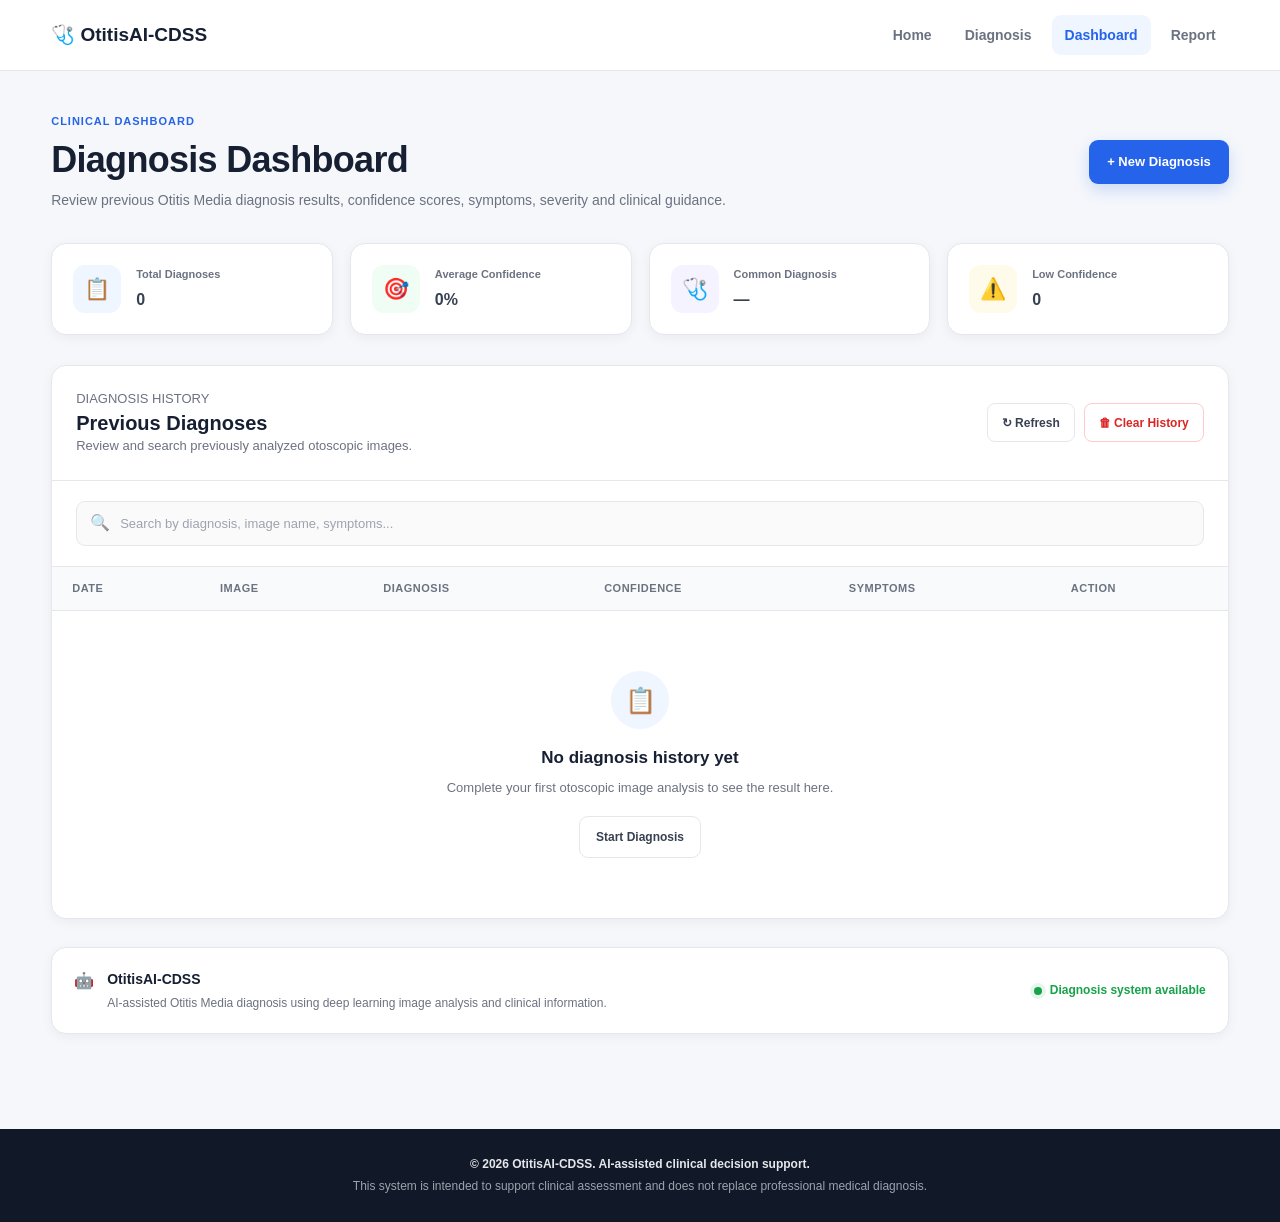
<file: frontend/dashboard.html>
<!DOCTYPE html>
<html lang="en">
<head>
    <meta charset="UTF-8">
    <meta name="viewport" content="width=device-width, initial-scale=1.0">

    <title>Dashboard | OtitisAI-CDSS</title>

    <link rel="stylesheet" href="dashboard.css">
</head>

<body>

    <!-- =========================
         NAVBAR
    ========================== -->
    <header class="navbar">
        <div class="navbar-container">

            <a href="index.html" class="logo">
                🩺 OtitisAI-CDSS
            </a>

            <nav class="nav-links">
                <a href="index.html">Home</a>
                <a href="app.html">Diagnosis</a>
                <a href="dashboard.html" class="active">Dashboard</a>
                <a href="report.html">Report</a>
            </nav>

        </div>
    </header>


    <!-- =========================
         MAIN DASHBOARD
    ========================== -->
    <main class="dashboard-container">

        <!-- Dashboard Header -->
        <section class="dashboard-header">

            <div>
                <p class="eyebrow">CLINICAL DASHBOARD</p>

                <h1>Diagnosis Dashboard</h1>

                <p class="dashboard-description">
                    Review previous Otitis Media diagnosis results,
                    confidence scores, symptoms, severity and clinical guidance.
                </p>
            </div>

            <a href="app.html" class="new-diagnosis-button">
                + New Diagnosis
            </a>

        </section>


        <!-- =========================
             STATISTICS
        ========================== -->
        <section class="stats-grid">

            <!-- Total Diagnoses -->
            <div class="stat-card">
                <div class="stat-icon">
                    📋
                </div>

                <div class="stat-content">
                    <span class="stat-label">
                        Total Diagnoses
                    </span>

                    <strong id="totalDiagnoses">
                        0
                    </strong>
                </div>
            </div>


            <!-- Average Confidence -->
            <div class="stat-card">
                <div class="stat-icon">
                    🎯
                </div>

                <div class="stat-content">
                    <span class="stat-label">
                        Average Confidence
                    </span>

                    <strong id="averageConfidence">
                        0%
                    </strong>
                </div>
            </div>


            <!-- Common Diagnosis -->
            <div class="stat-card">
                <div class="stat-icon">
                    🩺
                </div>

                <div class="stat-content">
                    <span class="stat-label">
                        Common Diagnosis
                    </span>

                    <strong id="commonDiagnosis">
                        —
                    </strong>
                </div>
            </div>


            <!-- Low Confidence -->
            <div class="stat-card">
                <div class="stat-icon">
                    ⚠️
                </div>

                <div class="stat-content">
                    <span class="stat-label">
                        Low Confidence
                    </span>

                    <strong id="lowConfidenceCount">
                        0
                    </strong>
                </div>
            </div>

        </section>


        <!-- =========================
             DIAGNOSIS HISTORY
        ========================== -->
        <section class="history-section">

            <div class="section-header">

                <div>
                    <p class="section-eyebrow">
                        DIAGNOSIS HISTORY
                    </p>

                    <h2>Previous Diagnoses</h2>

                    <p>
                        Review and search previously analyzed otoscopic images.
                    </p>
                </div>


                <div class="history-actions">

                    <button
                        id="refreshButton"
                        class="secondary-button"
                        type="button">
                        ↻ Refresh
                    </button>

                    <button
                        id="clearHistoryButton"
                        class="danger-button"
                        type="button">
                        🗑 Clear History
                    </button>

                </div>

            </div>


            <!-- Search -->
            <div class="search-bar">

                <span class="search-icon">
                    🔍
                </span>

                <input
                    type="search"
                    id="searchInput"
                    placeholder="Search by diagnosis, image name, symptoms..."
                    autocomplete="off"
                >

            </div>


            <!-- =========================
                 HISTORY TABLE
            ========================== -->
            <div class="table-container">

                <table class="diagnosis-table">

                    <thead>
                        <tr>
                            <th>Date</th>
                            <th>Image</th>
                            <th>Diagnosis</th>
                            <th>Confidence</th>
                            <th>Symptoms</th>
                            <th>Action</th>
                        </tr>
                    </thead>

                    <tbody id="diagnosisTableBody">
                        <!-- Diagnosis records inserted by dashboard.js -->
                    </tbody>

                </table>

            </div>


            <!-- Empty State -->
            <div
                id="emptyState"
                class="empty-state"
                style="display: none;">

                <div class="empty-icon">
                    📋
                </div>

                <h3>No diagnosis history yet</h3>

                <p>
                    Complete your first otoscopic image analysis
                    to see the result here.
                </p>

                <a
                    href="app.html"
                    class="secondary-link-button">
                    Start Diagnosis
                </a>

            </div>


            <!-- No Search Results -->
            <div
                id="noSearchResults"
                class="empty-state"
                style="display: none;">

                <div class="empty-icon">
                    🔍
                </div>

                <h3>No matching results</h3>

                <p>
                    Try another diagnosis name, image filename,
                    symptom or keyword.
                </p>

            </div>

        </section>


        <!-- =========================
             DIAGNOSIS DETAILS
        ========================== -->
        <section
            id="detailsSection"
            class="details-section"
            style="display: none;">

            <div class="details-header">

                <div>
                    <p class="section-eyebrow">
                        DIAGNOSIS DETAILS
                    </p>

                    <h2>Diagnosis Information</h2>
                </div>

                <button
                    id="closeDetailsButton"
                    class="secondary-button"
                    type="button">
                    ✕ Close
                </button>

            </div>


            <!-- Diagnosis Summary -->
            <div class="diagnosis-summary">

                <div class="summary-card">

                    <span class="summary-label">
                        Diagnosis
                    </span>

                    <strong id="detailDiagnosis">
                        —
                    </strong>

                </div>


                <div class="summary-card">

                    <span class="summary-label">
                        Confidence
                    </span>

                    <strong id="detailConfidence">
                        —
                    </strong>

                </div>


                <div class="summary-card">

                    <span class="summary-label">
                        Date
                    </span>

                    <strong id="detailDate">
                        —
                    </strong>

                </div>

            </div>


            <!-- Patient / Image Details -->
            <div class="detail-grid">

                <div class="detail-item">
                    <span>Patient Age</span>
                    <strong id="detailAge">—</strong>
                </div>

                <div class="detail-item">
                    <span>Symptom Duration</span>
                    <strong id="detailDuration">—</strong>
                </div>

                <div class="detail-item">
                    <span>Image Filename</span>
                    <strong id="detailFilename">—</strong>
                </div>

            </div>


            <!-- Symptoms -->
            <div class="detail-list-card">

                <h3>Symptoms</h3>

                <div id="detailSymptoms">
                    —
                </div>

            </div>


            <!-- Recommendations -->
            <div class="detail-list-card">

                <h3>Recommendations</h3>

                <ul id="detailRecommendations">
                    <li>—</li>
                </ul>

            </div>


            <!-- Precautions -->
            <div class="detail-list-card">

                <h3>Precautions</h3>

                <ul id="detailPrecautions">
                    <li>—</li>
                </ul>

            </div>


            <!-- When To Seek Care -->
            <div class="detail-list-card">

                <h3>When to Seek Medical Care</h3>

                <ul id="detailSeekCare">
                    <li>—</li>
                </ul>

            </div>


            <!-- Urgency -->
            <div class="detail-urgency">

                <span class="urgency-label">
                    Clinical Guidance
                </span>

                <strong id="detailUrgency">
                    —
                </strong>

            </div>


            <!-- Actions -->
            <div class="details-actions">

                <button
                    id="viewReportButton"
                    class="report-button"
                    type="button">
                    📄 View Full Report
                </button>

                <a
                    href="app.html"
                    class="secondary-link-button">
                    + New Diagnosis
                </a>

            </div>

        </section>


        <!-- =========================
             SYSTEM INFORMATION
        ========================== -->
        <section class="system-info">

            <div class="system-card">

                <div class="system-icon">
                    🤖
                </div>

                <div>
                    <h3>OtitisAI-CDSS</h3>

                    <p>
                        AI-assisted Otitis Media diagnosis using
                        deep learning image analysis and clinical
                        information.
                    </p>
                </div>

            </div>


            <div class="system-status">

                <span class="status-dot"></span>

                <span>
                    Diagnosis system available
                </span>

            </div>

        </section>

    </main>


    <!-- =========================
         FOOTER
    ========================== -->
    <footer class="footer">

        <p>
            © 2026 OtitisAI-CDSS.
            AI-assisted clinical decision support.
        </p>

        <p class="footer-note">
            This system is intended to support clinical assessment
            and does not replace professional medical diagnosis.
        </p>

    </footer>


    <!-- Dashboard JavaScript -->
    <script src="dashboard.js"></script>

</body>
</html>
</file>
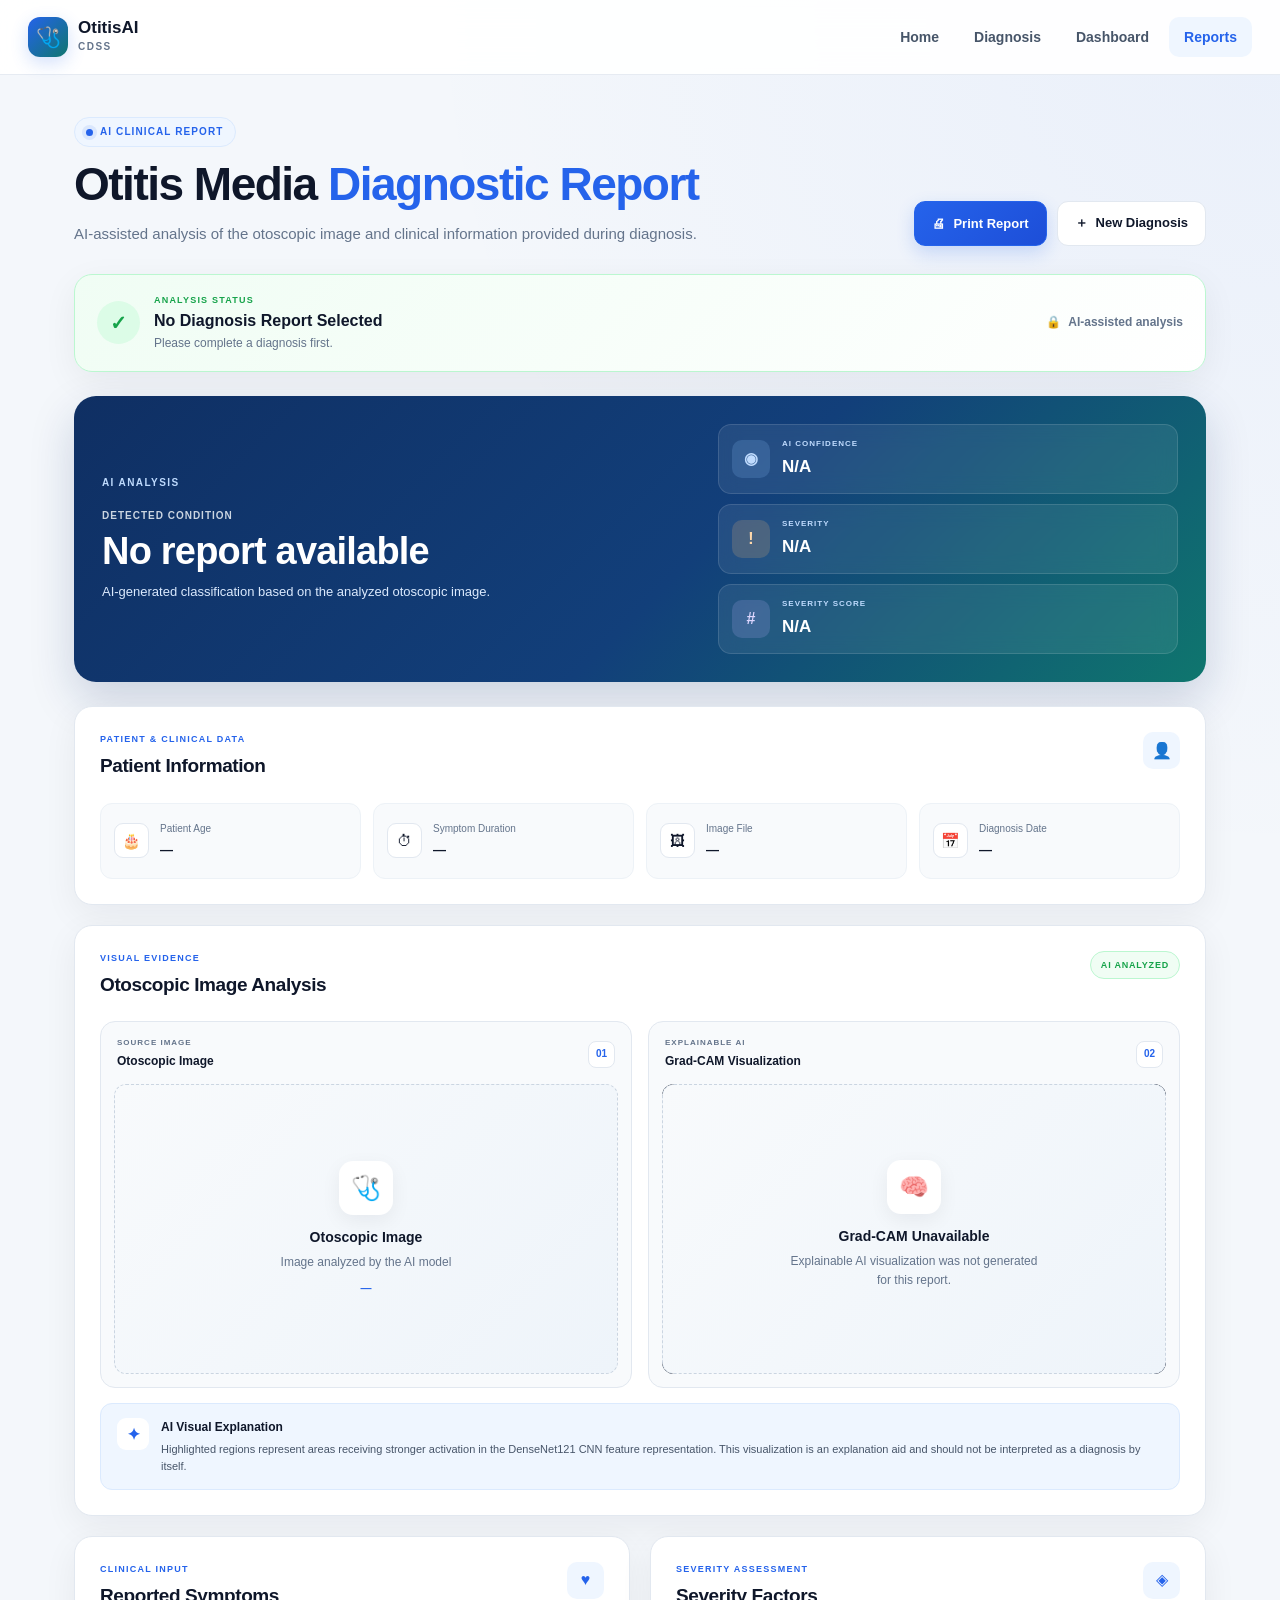
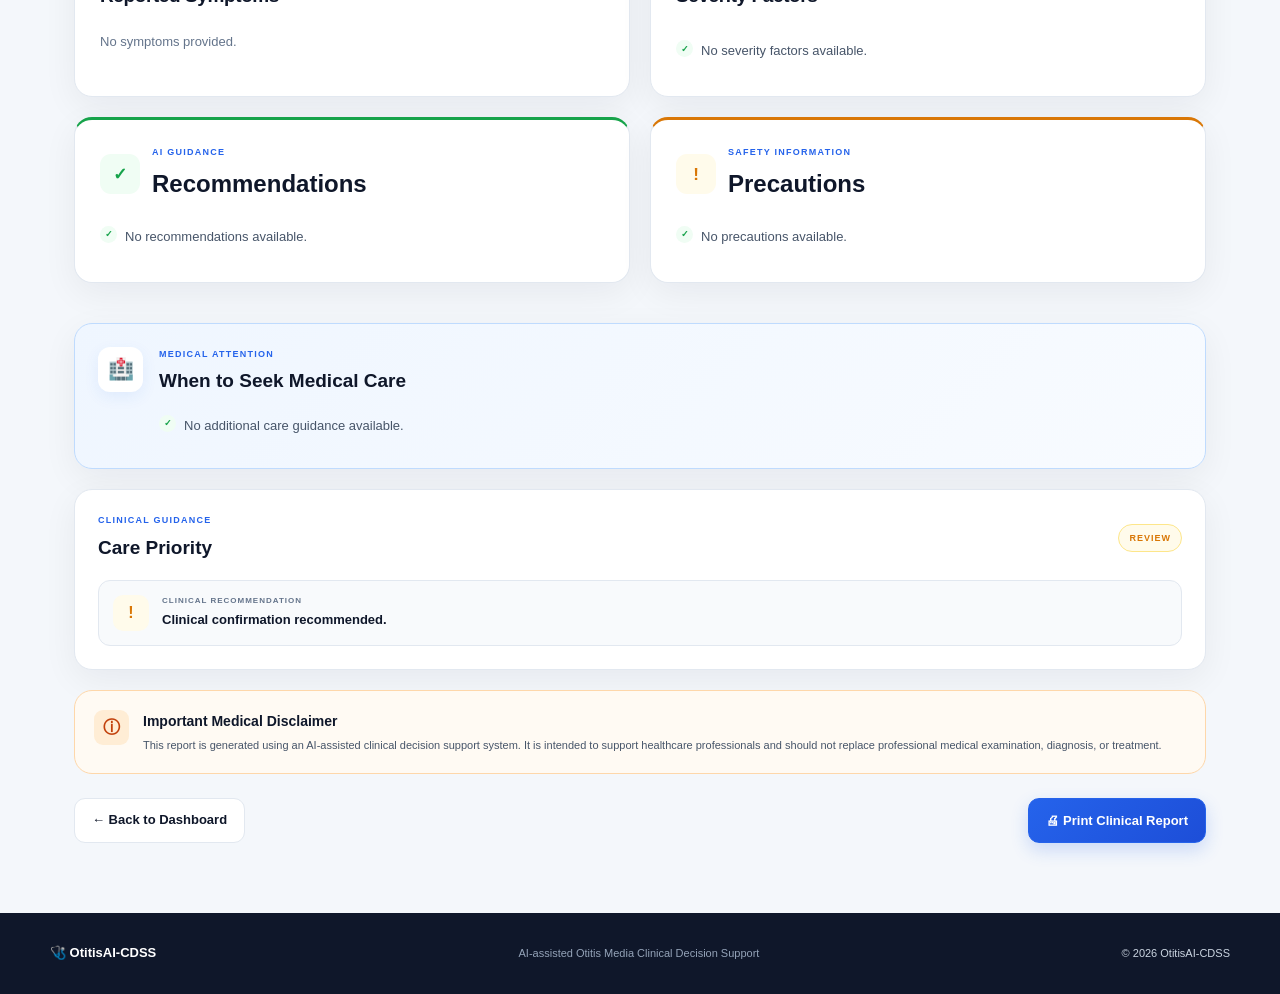
<file: frontend/report.html>
<!DOCTYPE html>
<html lang="en">

<head>
    <meta charset="UTF-8">

    <meta
        name="viewport"
        content="width=device-width, initial-scale=1.0"
    >

    <title>Clinical Report | OtitisAI-CDSS</title>

    <link
        rel="stylesheet"
        href="report.css"
    >
</head>

<body>

    <!-- =====================================================
         NAVBAR
    ====================================================== -->

    <header class="navbar">

        <div class="navbar-container">

            <a
                href="index.html"
                class="logo"
            >
                <span class="logo-icon">🩺</span>

                <span>
                    <strong>OtitisAI</strong>
                    <small>CDSS</small>
                </span>
            </a>


            <nav class="nav-links">

                <a href="index.html">
                    Home
                </a>

                <a href="app.html">
                    Diagnosis
                </a>

                <a href="dashboard.html">
                    Dashboard
                </a>

                <a
                    href="report.html"
                    class="active"
                >
                    Reports
                </a>

            </nav>

        </div>

    </header>



    <!-- =====================================================
         MAIN
    ====================================================== -->

    <main class="report-container">


        <!-- =================================================
             TOP HEADER
        ================================================== -->

        <section class="page-header">

            <div class="header-left">

                <div class="header-badge">
                    <span class="pulse-dot"></span>
                    AI CLINICAL REPORT
                </div>

                <h1>
                    Otitis Media
                    <span>Diagnostic Report</span>
                </h1>

                <p>
                    AI-assisted analysis of the otoscopic image
                    and clinical information provided during
                    diagnosis.
                </p>

            </div>


            <div class="header-actions">

                <button
                    id="printReportButton"
                    class="btn btn-primary"
                    type="button"
                >
                    <span>🖨</span>
                    Print Report
                </button>

                <a
                    href="app.html"
                    class="btn btn-secondary"
                >
                    <span>＋</span>
                    New Diagnosis
                </a>

            </div>

        </section>



        <!-- =================================================
             STATUS BAR
        ================================================== -->

        <section class="status-bar">

            <div class="status-main">

                <div class="status-check">
                    ✓
                </div>

                <div>

                    <span class="status-label">
                        ANALYSIS STATUS
                    </span>

                    <h2 id="reportStatus">
                        Diagnosis Report Ready
                    </h2>

                    <p id="reportDate">
                        —
                    </p>

                </div>

            </div>


            <div class="status-right">

                <span class="secure-icon">
                    🔒
                </span>

                <span>
                    AI-assisted analysis
                </span>

            </div>

        </section>



        <!-- =================================================
             DIAGNOSIS HERO
        ================================================== -->

        <section class="diagnosis-hero">

            <div class="diagnosis-main">

                <div class="section-mini-title">
                    AI ANALYSIS
                </div>

                <span class="diagnosis-label">
                    DETECTED CONDITION
                </span>

                <h2 id="reportDiagnosis">
                    —
                </h2>

                <p class="diagnosis-description">
                    AI-generated classification based on the
                    analyzed otoscopic image.
                </p>

            </div>


            <div class="diagnosis-metrics">

                <!-- Confidence -->

                <div class="metric-card">

                    <div class="metric-icon blue">
                        ◉
                    </div>

                    <div>

                        <span>
                            AI CONFIDENCE
                        </span>

                        <strong id="reportConfidence">
                            —
                        </strong>

                    </div>

                </div>


                <!-- Severity -->

                <div class="metric-card">

                    <div class="metric-icon orange">
                        !
                    </div>

                    <div>

                        <span>
                            SEVERITY
                        </span>

                        <strong id="reportSeverity">
                            —
                        </strong>

                    </div>

                </div>


                <!-- Score -->

                <div class="metric-card">

                    <div class="metric-icon purple">
                        #
                    </div>

                    <div>

                        <span>
                            SEVERITY SCORE
                        </span>

                        <strong id="reportSeverityScore">
                            —
                        </strong>

                    </div>

                </div>

            </div>

        </section>



        <!-- =================================================
             PATIENT INFORMATION
        ================================================== -->

        <section class="dashboard-card">

            <div class="card-header">

                <div>

                    <span class="card-eyebrow">
                        PATIENT & CLINICAL DATA
                    </span>

                    <h2>
                        Patient Information
                    </h2>

                </div>

                <div class="card-header-icon">
                    👤
                </div>

            </div>


            <div class="patient-grid">

                <div class="patient-item">

                    <span class="patient-icon">
                        🎂
                    </span>

                    <div>

                        <small>
                            Patient Age
                        </small>

                        <strong id="reportAge">
                            —
                        </strong>

                    </div>

                </div>


                <div class="patient-item">

                    <span class="patient-icon">
                        ⏱
                    </span>

                    <div>

                        <small>
                            Symptom Duration
                        </small>

                        <strong id="reportDuration">
                            —
                        </strong>

                    </div>

                </div>


                <div class="patient-item">

                    <span class="patient-icon">
                        🖼
                    </span>

                    <div>

                        <small>
                            Image File
                        </small>

                        <strong id="reportFilename">
                            —
                        </strong>

                    </div>

                </div>


                <div class="patient-item">

                    <span class="patient-icon">
                        📅
                    </span>

                    <div>

                        <small>
                            Diagnosis Date
                        </small>

                        <strong id="reportDiagnosisDate">
                            —
                        </strong>

                    </div>

                </div>

            </div>

        </section>



        <!-- =================================================
             VISUAL EVIDENCE
        ================================================== -->

        <section class="dashboard-card">

            <div class="card-header">

                <div>

                    <span class="card-eyebrow">
                        VISUAL EVIDENCE
                    </span>

                    <h2>
                        Otoscopic Image Analysis
                    </h2>

                </div>

                <span class="ai-chip">
                    AI ANALYZED
                </span>

            </div>


            <div class="visual-grid">

                <!-- Original image information -->

                <div class="visual-panel">

                    <div class="visual-panel-header">

                        <div>

                            <span>
                                SOURCE IMAGE
                            </span>

                            <strong>
                                Otoscopic Image
                            </strong>

                        </div>

                        <span class="visual-number">
                            01
                        </span>

                    </div>


                    <div
                        id="reportImagePlaceholder"
                        class="image-placeholder"
                    >

                        <div class="placeholder-icon">
                            🩺
                        </div>

                        <strong>
                            Otoscopic Image
                        </strong>

                        <p>
                            Image analyzed by the AI model
                        </p>

                        <span id="reportImageFilename">
                            —
                        </span>

                    </div>

                </div>


                <!-- Grad-CAM -->

                <div class="visual-panel gradcam-panel">

                    <div class="visual-panel-header">

                        <div>

                            <span>
                                EXPLAINABLE AI
                            </span>

                            <strong>
                                Grad-CAM Visualization
                            </strong>

                        </div>

                        <span class="visual-number">
                            02
                        </span>

                    </div>


                    <div
                        id="gradcamContainer"
                        class="gradcam-container"
                    >

                        <div class="gradcam-placeholder">

                            <div class="placeholder-icon">
                                🧠
                            </div>

                            <strong>
                                Grad-CAM
                            </strong>

                            <p>
                                Explainable AI visualization
                                will appear here.
                            </p>

                        </div>

                    </div>

                </div>

            </div>


            <div class="ai-explanation">

                <div class="ai-explanation-icon">
                    ✦
                </div>

                <div>

                    <strong>
                        AI Visual Explanation
                    </strong>

                    <p>
                        Highlighted regions represent areas
                        receiving stronger activation in the
                        DenseNet121 CNN feature representation.
                        This visualization is an explanation aid
                        and should not be interpreted as a
                        diagnosis by itself.
                    </p>

                </div>

            </div>

        </section>



        <!-- =================================================
             SYMPTOMS + SEVERITY
        ================================================== -->

        <div class="two-column-layout">


            <!-- Symptoms -->

            <section class="dashboard-card">

                <div class="card-header">

                    <div>

                        <span class="card-eyebrow">
                            CLINICAL INPUT
                        </span>

                        <h2>
                            Reported Symptoms
                        </h2>

                    </div>

                    <span class="card-header-icon">
                        ♥
                    </span>

                </div>


                <div
                    id="reportSymptoms"
                    class="symptom-container"
                >

                    <span class="empty-value">
                        No symptoms provided.
                    </span>

                </div>

            </section>



            <!-- Severity -->

            <section class="dashboard-card">

                <div class="card-header">

                    <div>

                        <span class="card-eyebrow">
                            SEVERITY ASSESSMENT
                        </span>

                        <h2>
                            Severity Factors
                        </h2>

                    </div>

                    <span class="card-header-icon">
                        ◈
                    </span>

                </div>


                <ul
                    id="reportSeverityFactors"
                    class="clinical-list"
                >

                    <li>
                        No severity factors available.
                    </li>

                </ul>

            </section>

        </div>



        <!-- =================================================
             AI GUIDANCE
        ================================================== -->

        <div class="two-column-layout">


            <!-- Recommendations -->

            <section class="dashboard-card guidance recommendation-card">

                <div class="guidance-top">

                    <div class="guidance-icon green">
                        ✓
                    </div>

                    <div>

                        <span class="card-eyebrow">
                            AI GUIDANCE
                        </span>

                        <h2>
                            Recommendations
                        </h2>

                    </div>

                </div>


                <ul
                    id="reportRecommendations"
                    class="clinical-list"
                >

                    <li>
                        No recommendations available.
                    </li>

                </ul>

            </section>



            <!-- Precautions -->

            <section class="dashboard-card guidance precaution-card">

                <div class="guidance-top">

                    <div class="guidance-icon yellow">
                        !
                    </div>

                    <div>

                        <span class="card-eyebrow">
                            SAFETY INFORMATION
                        </span>

                        <h2>
                            Precautions
                        </h2>

                    </div>

                </div>


                <ul
                    id="reportPrecautions"
                    class="clinical-list"
                >

                    <li>
                        No precautions available.
                    </li>

                </ul>

            </section>

        </div>



        <!-- =================================================
             MEDICAL ATTENTION
        ================================================== -->

        <section class="care-card">

            <div class="care-icon">
                🏥
            </div>


            <div class="care-content">

                <span class="card-eyebrow">
                    MEDICAL ATTENTION
                </span>

                <h2>
                    When to Seek Medical Care
                </h2>

                <ul
                    id="reportSeekCare"
                    class="clinical-list"
                >

                    <li>
                        No additional care guidance available.
                    </li>

                </ul>

            </div>

        </section>



        <!-- =================================================
             URGENCY
        ================================================== -->

        <section class="urgency-section">

            <div class="urgency-header">

                <div>

                    <span class="card-eyebrow">
                        CLINICAL GUIDANCE
                    </span>

                    <h2>
                        Care Priority
                    </h2>

                </div>

                <span class="priority-badge">
                    REVIEW
                </span>

            </div>


            <div class="urgency-content">

                <div class="urgency-symbol">
                    !
                </div>

                <div>

                    <span>
                        CLINICAL RECOMMENDATION
                    </span>

                    <strong id="reportUrgency">
                        Clinical confirmation recommended.
                    </strong>

                </div>

            </div>

        </section>



        <!-- =================================================
             DISCLAIMER
        ================================================== -->

        <section class="disclaimer-card">

            <div class="disclaimer-icon">
                ⓘ
            </div>

            <div>

                <h3>
                    Important Medical Disclaimer
                </h3>

                <p>
                    This report is generated using an
                    AI-assisted clinical decision support
                    system. It is intended to support healthcare
                    professionals and should not replace
                    professional medical examination, diagnosis,
                    or treatment.
                </p>

            </div>

        </section>



        <!-- =================================================
             ACTIONS
        ================================================== -->

        <section class="bottom-actions">

            <a
                href="dashboard.html"
                class="btn btn-secondary"
            >
                ← Back to Dashboard
            </a>

            <button
                id="printReportButtonBottom"
                class="btn btn-primary"
                type="button"
            >
                🖨 Print Clinical Report
            </button>

        </section>

    </main>



    <!-- =====================================================
         FOOTER
    ====================================================== -->

    <footer class="footer">

        <div class="footer-inner">

            <div class="footer-brand">
                🩺 OtitisAI-CDSS
            </div>

            <p>
                AI-assisted Otitis Media Clinical Decision Support
            </p>

            <span>
                © 2026 OtitisAI-CDSS
            </span>

        </div>

    </footer>


    <script src="report.js"></script>

</body>

</html>
</file>
<file: frontend/dashboard.css>
/* =========================================================
   OtitisAI-CDSS — Doctor Dashboard
   Compatible with dashboard.html + dashboard.js
   ========================================================= */

:root {
    --primary: #2563eb;
    --primary-dark: #1d4ed8;
    --primary-light: #eff6ff;

    --success: #16a34a;
    --success-light: #f0fdf4;

    --warning: #d97706;
    --warning-light: #fffbeb;

    --danger: #dc2626;
    --danger-light: #fef2f2;

    --purple: #7c3aed;
    --purple-light: #f5f3ff;

    --text-dark: #172033;
    --text: #374151;
    --text-light: #6b7280;

    --background: #f5f7fb;
    --white: #ffffff;

    --border: #e5e7eb;
    --border-light: #eef0f4;

    --shadow-sm: 0 3px 12px rgba(15, 23, 42, 0.05);
    --shadow: 0 10px 28px rgba(15, 23, 42, 0.08);
    --shadow-hover: 0 14px 32px rgba(15, 23, 42, 0.11);

    --radius: 15px;
    --transition: 0.2s ease;
}


/* =========================================================
   RESET
   ========================================================= */

* {
    margin: 0;
    padding: 0;
    box-sizing: border-box;
}


html {
    scroll-behavior: smooth;
}


body {
    min-height: 100vh;

    font-family:
        Inter,
        "Segoe UI",
        Roboto,
        Arial,
        sans-serif;

    background: var(--background);
    color: var(--text);

    line-height: 1.6;
}


/* =========================================================
   NAVBAR
   ========================================================= */

.navbar {
    width: 100%;

    background: rgba(255, 255, 255, 0.97);

    border-bottom:
        1px solid var(--border);

    position: sticky;
    top: 0;

    z-index: 1000;

    backdrop-filter: blur(10px);
}


.navbar-container {
    width: min(1200px, 92%);

    min-height: 70px;

    margin: auto;

    display: flex;
    align-items: center;
    justify-content: space-between;

    gap: 25px;
}


/* =========================================================
   LOGO
   ========================================================= */

.logo {
    display: inline-flex;
    align-items: center;

    text-decoration: none;

    color: var(--text-dark);

    font-size: 19px;
    font-weight: 800;

    white-space: nowrap;
}


.logo:hover {
    color: var(--primary);
}


/* =========================================================
   NAVIGATION
   ========================================================= */

.nav-links {
    display: flex;
    align-items: center;

    gap: 7px;
}


.nav-links a {
    text-decoration: none;

    color: var(--text-light);

    font-size: 14px;
    font-weight: 600;

    padding: 9px 13px;

    border-radius: 9px;

    transition: var(--transition);
}


.nav-links a:hover {
    color: var(--primary);
    background: var(--primary-light);
}


.nav-links a.active {
    color: var(--primary);
    background: var(--primary-light);
}


/* =========================================================
   MAIN CONTAINER
   ========================================================= */

.dashboard-container {
    width: min(1200px, 92%);

    margin: 0 auto;

    padding:
        42px 0 65px;
}


/* =========================================================
   EYEBROW
   ========================================================= */

.eyebrow {
    color: var(--primary);

    font-size: 11px;
    font-weight: 800;

    letter-spacing: 1px;

    margin-bottom: 7px;
}


/* =========================================================
   DASHBOARD HEADER
   ========================================================= */

.dashboard-header {
    display: flex;
    align-items: center;
    justify-content: space-between;

    gap: 25px;

    margin-bottom: 32px;
}


.dashboard-header h1 {
    color: var(--text-dark);

    font-size:
        clamp(28px, 4vw, 36px);

    line-height: 1.2;

    letter-spacing: -0.7px;

    margin-bottom: 8px;
}


.dashboard-header p:not(.eyebrow) {
    max-width: 700px;

    color: var(--text-light);

    font-size: 14px;
}


/* =========================================================
   NEW DIAGNOSIS BUTTON
   ========================================================= */

.new-diagnosis-button {
    display: inline-flex;

    align-items: center;
    justify-content: center;

    min-height: 44px;

    padding: 10px 18px;

    border-radius: 9px;

    background: var(--primary);

    color: var(--white);

    text-decoration: none;

    font-size: 13px;
    font-weight: 800;

    white-space: nowrap;

    box-shadow:
        0 6px 16px rgba(37, 99, 235, 0.20);

    transition: var(--transition);
}


.new-diagnosis-button:hover {
    background: var(--primary-dark);

    transform: translateY(-1px);
}


/* =========================================================
   STATISTICS
   ========================================================= */

.stats-grid {
    display: grid;

    grid-template-columns:
        repeat(4, 1fr);

    gap: 17px;

    margin-bottom: 30px;
}


.stat-card {
    min-width: 0;

    display: flex;
    align-items: center;

    gap: 15px;

    padding: 21px;

    background: var(--white);

    border:
        1px solid var(--border);

    border-radius: var(--radius);

    box-shadow: var(--shadow-sm);

    transition: var(--transition);
}


.stat-card:hover {
    transform: translateY(-2px);

    box-shadow: var(--shadow-hover);
}


.stat-icon {
    width: 48px;
    height: 48px;

    flex-shrink: 0;

    display: flex;
    align-items: center;
    justify-content: center;

    border-radius: 12px;

    background: var(--primary-light);

    font-size: 21px;
}


.stat-card:nth-child(2) .stat-icon {
    background: var(--success-light);
}


.stat-card:nth-child(3) .stat-icon {
    background: var(--purple-light);
}


.stat-card:nth-child(4) .stat-icon {
    background: var(--warning-light);
}


.stat-label {
    display: block;

    color: var(--text-light);

    font-size: 11px;
    font-weight: 700;

    margin-bottom: 3px;
}


.stat-value {
    display: block;

    color: var(--text-dark);

    font-size: 23px;
    font-weight: 800;

    line-height: 1.25;
}


.stat-text {
    font-size: 15px;

    max-width: 150px;

    overflow: hidden;

    text-overflow: ellipsis;
}


/* =========================================================
   HISTORY SECTION
   ========================================================= */

.history-section {
    background: var(--white);

    border:
        1px solid var(--border);

    border-radius: var(--radius);

    box-shadow: var(--shadow-sm);

    overflow: hidden;

    margin-bottom: 28px;
}


/* =========================================================
   SECTION HEADER
   ========================================================= */

.section-header {
    display: flex;

    align-items: center;
    justify-content: space-between;

    gap: 20px;

    padding: 23px 24px;

    border-bottom:
        1px solid var(--border);
}


.section-header h2 {
    color: var(--text-dark);

    font-size: 20px;

    line-height: 1.3;
}


.section-header p:not(.eyebrow) {
    color: var(--text-light);

    font-size: 13px;
}


/* =========================================================
   HISTORY ACTIONS
   ========================================================= */

.history-actions {
    display: flex;

    align-items: center;

    gap: 9px;
}


/* =========================================================
   BUTTONS
   ========================================================= */

.secondary-button,
.danger-button {
    min-height: 39px;

    padding: 8px 14px;

    border-radius: 8px;

    font-size: 12px;
    font-weight: 700;

    cursor: pointer;

    transition: var(--transition);
}


.secondary-button {
    border:
        1px solid var(--border);

    background: var(--white);

    color: var(--text);
}


.secondary-button:hover {
    border-color: #93c5fd;

    background: var(--primary-light);

    color: var(--primary);
}


.danger-button {
    border:
        1px solid #fecaca;

    background: var(--white);

    color: var(--danger);
}


.danger-button:hover {
    background: var(--danger-light);

    border-color: #fca5a5;
}


/* =========================================================
   SEARCH BAR
   ========================================================= */

.search-bar {
    display: flex;

    align-items: center;

    gap: 10px;

    margin: 20px 24px;

    height: 45px;

    padding: 0 13px;

    border:
        1px solid var(--border);

    border-radius: 9px;

    background: #fafafa;

    transition: var(--transition);
}


.search-bar:focus-within {
    border-color: var(--primary);

    background: var(--white);

    box-shadow:
        0 0 0 3px
        rgba(37, 99, 235, 0.08);
}


.search-icon {
    flex-shrink: 0;

    font-size: 16px;

    opacity: 0.65;
}


#searchInput {
    width: 100%;

    height: 100%;

    border: none;

    outline: none;

    background: transparent;

    color: var(--text-dark);

    font-size: 13px;
}


#searchInput::placeholder {
    color: #9ca3af;
}


/* =========================================================
   TABLE
   ========================================================= */

.table-wrapper {
    width: 100%;

    overflow-x: auto;
}


.diagnosis-table {
    width: 100%;

    min-width: 850px;

    border-collapse: collapse;
}


.diagnosis-table th {
    padding:
        13px 20px;

    text-align: left;

    background: #f8fafc;

    border-top:
        1px solid var(--border);

    border-bottom:
        1px solid var(--border);

    color: var(--text-light);

    font-size: 11px;
    font-weight: 800;

    text-transform: uppercase;

    letter-spacing: 0.5px;
}


.diagnosis-table td {
    padding:
        15px 20px;

    border-bottom:
        1px solid var(--border-light);

    color: var(--text);

    font-size: 13px;

    vertical-align: middle;
}


.diagnosis-table tbody tr {
    transition: var(--transition);
}


.diagnosis-table tbody tr:hover {
    background: #f8fafc;
}


.diagnosis-table tbody tr:last-child td {
    border-bottom: none;
}


/* =========================================================
   TABLE CONTENT
   ========================================================= */

.date-text {
    color: var(--text-light);

    font-size: 12px;

    white-space: nowrap;
}


.filename {
    display: inline-block;

    max-width: 180px;

    overflow: hidden;

    text-overflow: ellipsis;

    white-space: nowrap;

    color: var(--text);

    font-size: 12px;
}


.diagnosis-name {
    color: var(--text-dark);

    font-weight: 750;

    line-height: 1.35;
}


/* =========================================================
   BADGES
   ========================================================= */

.badge {
    display: inline-flex;

    align-items: center;
    justify-content: center;

    padding:
        5px 10px;

    border-radius: 20px;

    font-size: 11px;

    font-weight: 800;

    white-space: nowrap;
}


.badge-success {
    color: var(--success);

    background: var(--success-light);
}


.badge-warning {
    color: var(--warning);

    background: var(--warning-light);
}


.badge-danger {
    color: var(--danger);

    background: var(--danger-light);
}


.badge-primary {
    color: var(--primary);

    background: var(--primary-light);
}


/* =========================================================
   VIEW DETAILS BUTTON
   ========================================================= */

.view-button {
    padding:
        7px 12px;

    border:
        1px solid #bfdbfe;

    border-radius: 7px;

    background: var(--primary-light);

    color: var(--primary);

    font-size: 11px;

    font-weight: 800;

    cursor: pointer;

    white-space: nowrap;

    transition: var(--transition);
}


.view-button:hover {
    background: var(--primary);

    color: var(--white);

    border-color: var(--primary);
}


/* =========================================================
   EMPTY STATES
   ========================================================= */

.empty-state {
    padding:
        60px 25px;

    text-align: center;
}


.empty-icon {
    width: 58px;
    height: 58px;

    margin:
        0 auto 15px;

    display: flex;

    align-items: center;
    justify-content: center;

    border-radius: 50%;

    background: var(--primary-light);

    font-size: 25px;
}


.empty-state h3 {
    color: var(--text-dark);

    font-size: 17px;

    margin-bottom: 6px;
}


.empty-state p {
    color: var(--text-light);

    font-size: 13px;

    margin-bottom: 18px;
}


.empty-action {
    display: inline-flex;

    align-items: center;
    justify-content: center;

    padding:
        9px 15px;

    border-radius: 8px;

    background: var(--primary);

    color: var(--white);

    text-decoration: none;

    font-size: 12px;

    font-weight: 800;

    transition: var(--transition);
}


.empty-action:hover {
    background: var(--primary-dark);
}


/* =========================================================
   DETAILS SECTION
   ========================================================= */

.details-section {
    background: var(--white);

    border:
        1px solid var(--border);

    border-radius: var(--radius);

    box-shadow: var(--shadow-sm);

    margin-bottom: 28px;

    padding: 0 24px 25px;
}


/* =========================================================
   DETAILS GRID
   ========================================================= */

.details-grid {
    display: grid;

    grid-template-columns:
        repeat(3, 1fr);

    gap: 15px;

    margin-top: 24px;
}


.detail-card {
    padding: 17px;

    border:
        1px solid var(--border);

    border-radius: 11px;

    background: #fafafa;
}


.detail-card > span {
    display: block;

    color: var(--text-light);

    font-size: 10px;

    font-weight: 800;

    text-transform: uppercase;

    letter-spacing: 0.5px;

    margin-bottom: 6px;
}


.detail-card strong {
    display: block;

    color: var(--text-dark);

    font-size: 14px;

    line-height: 1.4;
}


.break-text {
    overflow-wrap: anywhere;
}


/* =========================================================
   DETAIL LIST CARDS
   ========================================================= */

.detail-list-card {
    margin-top: 18px;

    padding: 19px;

    border:
        1px solid var(--border);

    border-radius: 11px;

    background: var(--white);
}


.detail-list-card h3 {
    color: var(--text-dark);

    font-size: 15px;

    margin-bottom: 12px;
}


.detail-list-card ul {
    padding-left: 20px;
}


.detail-list-card li {
    color: var(--text);

    font-size: 13px;

    margin-bottom: 7px;
}


.detail-list-card li:last-child {
    margin-bottom: 0;
}


/* =========================================================
   SYMPTOM BADGES INSIDE DETAILS
   ========================================================= */

.detail-list-card .badge {
    margin:
        0 5px 5px 0;
}


/* =========================================================
   URGENCY
   ========================================================= */

.detail-urgency {
    display: flex;

    align-items: flex-start;

    gap: 8px;

    margin-top: 18px;

    padding:
        14px 16px;

    border:
        1px solid #bfdbfe;

    border-radius: 10px;

    background: var(--primary-light);

    color: var(--text);

    font-size: 13px;
}


.detail-urgency strong {
    color: var(--primary-dark);

    white-space: nowrap;
}


/* =========================================================
   DETAIL ACTIONS
   ========================================================= */

.detail-actions {
    display: flex;

    justify-content: flex-end;

    gap: 10px;

    margin-top: 22px;

    padding-top: 20px;

    border-top:
        1px solid var(--border);
}


.report-button,
.secondary-link-button {
    display: inline-flex;

    align-items: center;
    justify-content: center;

    min-height: 42px;

    padding:
        9px 16px;

    border-radius: 9px;

    text-decoration: none;

    font-size: 12px;

    font-weight: 800;

    transition: var(--transition);
}


.report-button {
    background: var(--primary);

    color: var(--white);

    box-shadow:
        0 5px 14px
        rgba(37, 99, 235, 0.18);
}


.report-button:hover {
    background: var(--primary-dark);

    transform: translateY(-1px);
}


.secondary-link-button {
    border:
        1px solid var(--border);

    background: var(--white);

    color: var(--text);
}


.secondary-link-button:hover {
    background: var(--primary-light);

    color: var(--primary);

    border-color: #bfdbfe;
}


/* =========================================================
   SYSTEM INFORMATION
   ========================================================= */

.system-info {
    display: flex;

    align-items: center;
    justify-content: space-between;

    gap: 25px;

    padding:
        20px 22px;

    margin-bottom: 30px;

    border:
        1px solid var(--border);

    border-radius: var(--radius);

    background: var(--white);

    box-shadow: var(--shadow-sm);
}


.system-info > div:first-child {
    display: flex;

    align-items: flex-start;

    gap: 13px;
}


.info-icon {
    width: 38px;
    height: 38px;

    flex-shrink: 0;

    display: flex;

    align-items: center;
    justify-content: center;

    border-radius: 9px;

    background: var(--primary-light);
}


.system-info h3 {
    color: var(--text-dark);

    font-size: 14px;

    margin-bottom: 3px;
}


.system-info p {
    max-width: 700px;

    color: var(--text-light);

    font-size: 12px;
}


.system-status {
    display: flex;

    align-items: center;

    gap: 8px;

    color: var(--success);

    font-size: 12px;

    font-weight: 700;

    white-space: nowrap;
}


.status-dot {
    width: 8px;
    height: 8px;

    border-radius: 50%;

    background: var(--success);

    box-shadow:
        0 0 0 4px
        rgba(22, 163, 74, 0.10);
}


/* =========================================================
   FOOTER
   ========================================================= */

.footer {
    padding:
        25px 20px;

    text-align: center;

    background: #111827;

    color: #9ca3af;

    font-size: 12px;

    line-height: 1.8;
}


.footer p:first-child {
    color: #e5e7eb;

    font-weight: 700;
}


/* =========================================================
   ACCESSIBILITY
   ========================================================= */

button:focus-visible,
a:focus-visible,
input:focus-visible {
    outline:
        3px solid
        rgba(37, 99, 235, 0.25);

    outline-offset: 2px;
}


/* =========================================================
   HIDDEN
   ========================================================= */

.hidden {
    display: none !important;
}


/* =========================================================
   TABLET
   ========================================================= */

@media (max-width: 1050px) {

    .stats-grid {
        grid-template-columns:
            repeat(2, 1fr);
    }


    .details-grid {
        grid-template-columns:
            repeat(2, 1fr);
    }

}


/* =========================================================
   MOBILE / TABLET
   ========================================================= */

@media (max-width: 750px) {

    .navbar-container {
        min-height: auto;

        padding:
            14px 0;

        flex-direction: column;

        gap: 12px;
    }


    .nav-links {
        width: 100%;

        justify-content: center;

        flex-wrap: wrap;
    }


    .nav-links a {
        font-size: 12px;

        padding:
            7px 9px;
    }


    .dashboard-container {
        width: 94%;

        padding:
            30px 0 55px;
    }


    .dashboard-header {
        align-items: flex-start;

        flex-direction: column;
    }


    .new-diagnosis-button {
        width: 100%;
    }


    .section-header {
        align-items: flex-start;

        flex-direction: column;
    }


    .history-actions {
        width: 100%;
    }


    .history-actions button {
        flex: 1;
    }


    .system-info {
        align-items: flex-start;

        flex-direction: column;
    }


    .system-status {
        padding-left: 51px;
    }


    .detail-actions {
        flex-direction: column;
    }


    .report-button,
    .secondary-link-button {
        width: 100%;
    }

}


/* =========================================================
   SMALL MOBILE
   ========================================================= */

@media (max-width: 550px) {

    .stats-grid {
        grid-template-columns: 1fr;
    }


    .details-grid {
        grid-template-columns: 1fr;
    }


    .dashboard-header h1 {
        font-size: 27px;
    }


    .search-bar {
        margin:
            17px;
    }


    .details-section {
        padding:
            0 17px 20px;
    }


    .section-header {
        padding:
            19px 17px;
    }


    .history-actions {
        flex-direction: column;

        align-items: stretch;
    }


    .history-actions button {
        width: 100%;
    }


    .detail-urgency {
        flex-direction: column;
    }


    .system-status {
        padding-left: 0;
    }

}


/* =========================================================
   VERY SMALL MOBILE
   ========================================================= */

@media (max-width: 380px) {

    .nav-links {
        gap: 2px;
    }


    .nav-links a {
        padding:
            6px 7px;

        font-size: 11px;
    }


    .stat-card {
        padding:
            17px;
    }


    .stat-value {
        font-size: 21px;
    }

}
</file>
<file: frontend/report.css>
/* ============================================================
   OtitisAI-CDSS
   Premium Medical AI Dashboard
   ============================================================ */


* {
    margin: 0;
    padding: 0;
    box-sizing: border-box;
}


:root {

    --primary: #2563eb;
    --primary-dark: #1d4ed8;
    --primary-soft: #eff6ff;

    --teal: #0f766e;
    --teal-soft: #ecfeff;

    --green: #16a34a;
    --green-soft: #f0fdf4;

    --yellow: #d97706;
    --yellow-soft: #fffbeb;

    --red: #dc2626;
    --red-soft: #fef2f2;

    --purple: #7c3aed;
    --purple-soft: #f5f3ff;

    --background: #f4f7fb;
    --surface: #ffffff;
    --surface-soft: #f8fafc;

    --text: #0f172a;
    --text-secondary: #475569;
    --text-muted: #64748b;

    --border: #e2e8f0;
    --border-light: #edf2f7;

    --shadow:
        0 10px 35px rgba(15, 23, 42, 0.06);

    --shadow-hover:
        0 15px 40px rgba(15, 23, 42, 0.09);

    --radius: 18px;
}


html {
    scroll-behavior: smooth;
}


body {

    font-family:
        Inter,
        -apple-system,
        BlinkMacSystemFont,
        "Segoe UI",
        Roboto,
        Arial,
        sans-serif;

    background:
        radial-gradient(
            circle at top right,
            rgba(37, 99, 235, 0.05),
            transparent 30%
        ),
        var(--background);

    color: var(--text);

    line-height: 1.6;
}


/* ============================================================
   NAVBAR
   ============================================================ */

.navbar {

    position: sticky;

    top: 0;

    z-index: 1000;

    background:
        rgba(255, 255, 255, 0.92);

    backdrop-filter: blur(16px);

    border-bottom:
        1px solid rgba(226, 232, 240, 0.85);
}


.navbar-container {

    max-width: 1280px;

    min-height: 74px;

    margin: auto;

    padding:
        0 28px;

    display: flex;

    align-items: center;

    justify-content: space-between;

    gap: 30px;
}


.logo {

    display: flex;

    align-items: center;

    gap: 10px;

    color: var(--text);

    text-decoration: none;
}


.logo-icon {

    width: 40px;
    height: 40px;

    display: flex;

    align-items: center;
    justify-content: center;

    border-radius: 12px;

    background:
        linear-gradient(
            135deg,
            #2563eb,
            #0f766e
        );

    box-shadow:
        0 6px 18px
        rgba(37, 99, 235, 0.20);

    font-size: 20px;
}


.logo strong {

    display: block;

    font-size: 17px;

    line-height: 1.1;
}


.logo small {

    display: block;

    color: var(--text-muted);

    font-size: 10px;

    font-weight: 700;

    letter-spacing: 1.5px;

    margin-top: 2px;
}


.nav-links {

    display: flex;

    align-items: center;

    gap: 5px;
}


.nav-links a {

    color: var(--text-secondary);

    text-decoration: none;

    padding:
        9px 15px;

    border-radius: 10px;

    font-size: 14px;

    font-weight: 600;

    transition: 0.2s ease;
}


.nav-links a:hover {

    color: var(--primary);

    background:
        var(--primary-soft);
}


.nav-links a.active {

    color: var(--primary);

    background:
        var(--primary-soft);
}


/* ============================================================
   MAIN
   ============================================================ */

.report-container {

    max-width: 1180px;

    margin: auto;

    padding:
        42px 24px 70px;
}


/* ============================================================
   PAGE HEADER
   ============================================================ */

.page-header {

    display: flex;

    align-items: flex-end;

    justify-content: space-between;

    gap: 30px;

    margin-bottom: 28px;
}


.header-badge {

    display: inline-flex;

    align-items: center;

    gap: 7px;

    padding:
        6px 11px;

    margin-bottom: 13px;

    background:
        var(--primary-soft);

    color:
        var(--primary);

    border:
        1px solid #dbeafe;

    border-radius: 999px;

    font-size: 10px;

    font-weight: 800;

    letter-spacing: 1.1px;
}


.pulse-dot {

    width: 7px;
    height: 7px;

    border-radius: 50%;

    background:
        var(--primary);

    box-shadow:
        0 0 0 4px
        rgba(37, 99, 235, 0.10);
}


.page-header h1 {

    font-size:
        clamp(32px, 4vw, 46px);

    line-height: 1.08;

    letter-spacing: -1.5px;

    margin-bottom: 12px;
}


.page-header h1 span {

    color:
        var(--primary);
}


.header-left p {

    max-width: 680px;

    color:
        var(--text-muted);

    font-size: 15px;
}


.header-actions {

    display: flex;

    gap: 10px;

    flex-shrink: 0;
}


/* ============================================================
   BUTTONS
   ============================================================ */

.btn {

    min-height: 45px;

    padding:
        0 17px;

    border-radius: 11px;

    display: inline-flex;

    align-items: center;
    justify-content: center;

    gap: 8px;

    font-size: 13px;

    font-weight: 700;

    text-decoration: none;

    cursor: pointer;

    transition:
        0.2s ease;
}


.btn-primary {

    border:
        1px solid var(--primary);

    color:
        white;

    background:
        linear-gradient(
            135deg,
            #2563eb,
            #1d4ed8
        );

    box-shadow:
        0 7px 18px
        rgba(37, 99, 235, 0.20);
}


.btn-primary:hover {

    transform:
        translateY(-1px);

    box-shadow:
        0 10px 24px
        rgba(37, 99, 235, 0.25);
}


.btn-secondary {

    border:
        1px solid var(--border);

    color:
        var(--text);

    background:
        white;
}


.btn-secondary:hover {

    border-color:
        #cbd5e1;

    background:
        var(--surface-soft);
}


/* ============================================================
   STATUS BAR
   ============================================================ */

.status-bar {

    display: flex;

    align-items: center;

    justify-content: space-between;

    gap: 20px;

    padding:
        18px 22px;

    margin-bottom: 24px;

    border:
        1px solid #bbf7d0;

    border-radius:
        var(--radius);

    background:
        linear-gradient(
            135deg,
            #f0fdf4,
            #ffffff
        );

    box-shadow:
        var(--shadow);
}


.status-main {

    display: flex;

    align-items: center;

    gap: 14px;
}


.status-check {

    width: 43px;
    height: 43px;

    display: flex;

    align-items: center;
    justify-content: center;

    border-radius: 50%;

    color:
        var(--green);

    background:
        #dcfce7;

    font-size: 20px;

    font-weight: 800;
}


.status-label {

    display: block;

    color:
        var(--green);

    font-size: 9px;

    font-weight: 800;

    letter-spacing: 1.2px;
}


.status-bar h2 {

    font-size: 16px;

    margin-top: 1px;
}


.status-bar p {

    color:
        var(--text-muted);

    font-size: 12px;
}


.status-right {

    display: flex;

    align-items: center;

    gap: 7px;

    color:
        var(--text-muted);

    font-size: 12px;

    font-weight: 600;
}


/* ============================================================
   DIAGNOSIS HERO
   ============================================================ */

.diagnosis-hero {

    display: grid;

    grid-template-columns:
        1.3fr 1fr;

    gap: 18px;

    padding:
        28px;

    margin-bottom: 24px;

    border-radius:
        22px;

    background:
        linear-gradient(
            135deg,
            #0f2f63,
            #123f7a 55%,
            #0f766e
        );

    color:
        white;

    box-shadow:
        0 18px 45px
        rgba(15, 47, 99, 0.18);
}


.diagnosis-main {

    display: flex;

    flex-direction: column;

    justify-content: center;
}


.section-mini-title {

    color:
        #bfdbfe;

    font-size: 10px;

    font-weight: 800;

    letter-spacing: 1.4px;

    margin-bottom: 17px;
}


.diagnosis-label {

    color:
        #cbd5e1;

    font-size: 10px;

    font-weight: 700;

    letter-spacing: 1px;
}


.diagnosis-main h2 {

    font-size:
        clamp(26px, 3vw, 38px);

    line-height: 1.15;

    letter-spacing: -0.8px;

    margin:
        6px 0 9px;
}


.diagnosis-description {

    max-width: 580px;

    color:
        #dbeafe;

    font-size: 13px;
}


.diagnosis-metrics {

    display: grid;

    grid-template-columns:
        1fr;

    gap: 10px;
}


.metric-card {

    display: flex;

    align-items: center;

    gap: 12px;

    padding:
        13px;

    border:
        1px solid
        rgba(255,255,255,0.12);

    border-radius: 13px;

    background:
        rgba(255,255,255,0.08);

    backdrop-filter:
        blur(10px);
}


.metric-icon {

    width: 38px;
    height: 38px;

    flex-shrink: 0;

    display: flex;

    align-items: center;
    justify-content: center;

    border-radius: 10px;

    font-size: 16px;

    font-weight: 800;
}


.metric-icon.blue {
    background:
        rgba(147,197,253,0.18);
    color:
        #bfdbfe;
}


.metric-icon.orange {
    background:
        rgba(253,186,116,0.18);
    color:
        #fed7aa;
}


.metric-icon.purple {
    background:
        rgba(196,181,253,0.18);
    color:
        #ddd6fe;
}


.metric-card span {

    display: block;

    color:
        #bfdbfe;

    font-size: 8px;

    font-weight: 800;

    letter-spacing: 1px;
}


.metric-card strong {

    display: block;

    color:
        white;

    font-size: 17px;

    margin-top: 2px;
}


/* ============================================================
   DASHBOARD CARD
   ============================================================ */

.dashboard-card {

    padding:
        25px;

    margin-bottom: 20px;

    border:
        1px solid var(--border);

    border-radius:
        var(--radius);

    background:
        var(--surface);

    box-shadow:
        var(--shadow);

    transition:
        box-shadow 0.2s ease,
        transform 0.2s ease;
}


.dashboard-card:hover {

    box-shadow:
        var(--shadow-hover);
}


.card-header {

    display: flex;

    align-items: flex-start;

    justify-content: space-between;

    gap: 20px;

    margin-bottom: 21px;
}


.card-eyebrow {

    display: block;

    color:
        var(--primary);

    font-size: 9px;

    font-weight: 800;

    letter-spacing: 1.25px;

    margin-bottom: 5px;
}


.card-header h2 {

    font-size: 19px;

    letter-spacing: -0.4px;
}


.card-header-icon {

    width: 37px;
    height: 37px;

    display: flex;

    align-items: center;
    justify-content: center;

    border-radius: 10px;

    background:
        var(--primary-soft);

    color:
        var(--primary);
}


.ai-chip {

    padding:
        6px 10px;

    border-radius:
        999px;

    color:
        var(--green);

    background:
        var(--green-soft);

    border:
        1px solid #bbf7d0;

    font-size: 9px;

    font-weight: 800;

    letter-spacing: 0.8px;
}


/* ============================================================
   PATIENT GRID
   ============================================================ */

.patient-grid {

    display: grid;

    grid-template-columns:
        repeat(4, 1fr);

    gap: 12px;
}


.patient-item {

    min-height: 76px;

    display: flex;

    align-items: center;

    gap: 11px;

    padding:
        13px;

    border:
        1px solid var(--border-light);

    border-radius: 12px;

    background:
        var(--surface-soft);
}


.patient-icon {

    width: 35px;
    height: 35px;

    flex-shrink: 0;

    display: flex;

    align-items: center;
    justify-content: center;

    border-radius: 9px;

    background:
        white;

    border:
        1px solid var(--border);

    font-size: 15px;
}


.patient-item small {

    display: block;

    color:
        var(--text-muted);

    font-size: 10px;

    margin-bottom: 3px;
}


.patient-item strong {

    display: block;

    font-size: 13px;

    word-break: break-word;
}


/* ============================================================
   VISUAL EVIDENCE
   ============================================================ */

.visual-grid {

    display: grid;

    grid-template-columns:
        1fr 1fr;

    gap: 16px;
}


.visual-panel {

    padding:
        13px;

    border:
        1px solid var(--border);

    border-radius: 15px;

    background:
        var(--surface-soft);
}


.visual-panel-header {

    display: flex;

    align-items: center;

    justify-content: space-between;

    margin-bottom: 11px;

    padding:
        2px 3px;
}


.visual-panel-header span:first-child {

    display: block;

    color:
        var(--text-muted);

    font-size: 8px;

    font-weight: 800;

    letter-spacing: 1px;
}


.visual-panel-header strong {

    display: block;

    font-size: 12px;

    margin-top: 2px;
}


.visual-number {

    width: 27px;
    height: 27px;

    display: flex;

    align-items: center;
    justify-content: center;

    border-radius: 8px;

    background:
        white;

    border:
        1px solid var(--border);

    color:
        var(--primary);

    font-size: 10px;

    font-weight: 800;
}


.image-placeholder,
.gradcam-placeholder {

    min-height: 290px;

    border:
        1px dashed #cbd5e1;

    border-radius: 12px;

    display: flex;

    flex-direction: column;

    align-items: center;
    justify-content: center;

    text-align: center;

    padding:
        25px;

    background:
        linear-gradient(
            135deg,
            #f8fafc,
            #eef4fa
        );
}


.placeholder-icon {

    width: 54px;
    height: 54px;

    display: flex;

    align-items: center;
    justify-content: center;

    margin-bottom: 11px;

    border-radius: 14px;

    background:
        white;

    box-shadow:
        0 6px 20px
        rgba(15,23,42,0.06);

    font-size: 24px;
}


.image-placeholder strong,
.gradcam-placeholder strong {

    font-size: 14px;
}


.image-placeholder p,
.gradcam-placeholder p {

    max-width: 260px;

    margin:
        4px 0 8px;

    color:
        var(--text-muted);

    font-size: 12px;
}


#reportImageFilename {

    color:
        var(--primary);

    font-size: 11px;

    font-weight: 700;

    word-break: break-all;
}


/* ============================================================
   GRAD-CAM
   ============================================================ */

.gradcam-container {

    min-height: 290px;

    border-radius: 12px;

    overflow: hidden;

    background:
        #0f172a;
}


.gradcam-image {

    display: block;

    width: 100%;

    height: 290px;

    object-fit: contain;

    background:
        #0f172a;
}


.ai-explanation {

    display: flex;

    gap: 12px;

    margin-top: 15px;

    padding:
        14px 16px;

    border:
        1px solid #dbeafe;

    border-radius: 12px;

    background:
        var(--primary-soft);
}


.ai-explanation-icon {

    width: 32px;
    height: 32px;

    flex-shrink: 0;

    display: flex;

    align-items: center;
    justify-content: center;

    border-radius: 9px;

    background:
        white;

    color:
        var(--primary);

    font-weight: 800;
}


.ai-explanation strong {

    display: block;

    font-size: 12px;

    margin-bottom: 3px;
}


.ai-explanation p {

    color:
        var(--text-secondary);

    font-size: 11px;

    line-height: 1.55;
}


/* ============================================================
   TWO COLUMN
   ============================================================ */

.two-column-layout {

    display: grid;

    grid-template-columns:
        1fr 1fr;

    gap: 20px;
}


/* ============================================================
   SYMPTOMS
   ============================================================ */

.symptom-container {

    display: flex;

    flex-wrap: wrap;

    gap: 8px;
}


.symptom-tag {

    display: inline-flex;

    align-items: center;

    padding:
        7px 11px;

    border-radius:
        999px;

    color:
        #1d4ed8;

    background:
        var(--primary-soft);

    border:
        1px solid #bfdbfe;

    font-size: 11px;

    font-weight: 700;
}


.empty-value {

    color:
        var(--text-muted);

    font-size: 13px;
}


/* ============================================================
   CLINICAL LIST
   ============================================================ */

.clinical-list {

    list-style: none;

    padding: 0;

    margin: 0;
}


.clinical-list li {

    position: relative;

    padding:
        9px 0 9px 25px;

    border-bottom:
        1px solid var(--border-light);

    color:
        var(--text-secondary);

    font-size: 13px;
}


.clinical-list li:last-child {

    border-bottom:
        none;
}


.clinical-list li::before {

    content: "✓";

    position: absolute;

    left: 0;

    top: 8px;

    width: 17px;
    height: 17px;

    display: flex;

    align-items: center;
    justify-content: center;

    border-radius: 50%;

    color:
        var(--green);

    background:
        var(--green-soft);

    font-size: 9px;

    font-weight: 800;
}


/* ============================================================
   GUIDANCE
   ============================================================ */

.guidance-top {

    display: flex;

    align-items: center;

    gap: 12px;

    margin-bottom: 15px;
}


.guidance-icon {

    width: 40px;
    height: 40px;

    display: flex;

    align-items: center;
    justify-content: center;

    border-radius: 11px;

    font-size: 17px;

    font-weight: 800;
}


.guidance-icon.green {

    background:
        var(--green-soft);

    color:
        var(--green);
}


.guidance-icon.yellow {

    background:
        var(--yellow-soft);

    color:
        var(--yellow);
}


.recommendation-card {

    border-top:
        3px solid var(--green);
}


.precaution-card {

    border-top:
        3px solid var(--yellow);
}


/* ============================================================
   CARE CARD
   ============================================================ */

.care-card {

    display: flex;

    gap: 16px;

    padding:
        23px;

    margin:
        20px 0;

    border:
        1px solid #bfdbfe;

    border-radius:
        var(--radius);

    background:
        linear-gradient(
            135deg,
            #eff6ff,
            #f8fbff
        );

    box-shadow:
        var(--shadow);
}


.care-icon {

    width: 45px;
    height: 45px;

    flex-shrink: 0;

    display: flex;

    align-items: center;
    justify-content: center;

    border-radius: 12px;

    background:
        white;

    font-size: 21px;

    box-shadow:
        0 5px 15px
        rgba(37,99,235,0.08);
}


.care-content h2 {

    font-size: 19px;

    margin-bottom: 10px;
}


/* ============================================================
   URGENCY
   ============================================================ */

.urgency-section {

    padding:
        23px;

    margin-bottom: 20px;

    border:
        1px solid var(--border);

    border-radius:
        var(--radius);

    background:
        white;

    box-shadow:
        var(--shadow);
}


.urgency-header {

    display: flex;

    align-items: center;

    justify-content: space-between;

    gap: 20px;

    margin-bottom: 17px;
}


.urgency-header h2 {

    font-size: 19px;
}


.priority-badge {

    padding:
        6px 10px;

    border-radius:
        999px;

    background:
        var(--yellow-soft);

    color:
        var(--yellow);

    border:
        1px solid #fde68a;

    font-size: 9px;

    font-weight: 800;

    letter-spacing: 1px;
}


.urgency-content {

    display: flex;

    align-items: center;

    gap: 13px;

    padding:
        14px;

    border:
        1px solid var(--border);

    border-radius: 12px;

    background:
        var(--surface-soft);
}


.urgency-symbol {

    width: 36px;
    height: 36px;

    display: flex;

    align-items: center;
    justify-content: center;

    border-radius: 10px;

    background:
        var(--yellow-soft);

    color:
        var(--yellow);

    font-weight: 900;
}


.urgency-content span {

    display: block;

    color:
        var(--text-muted);

    font-size: 8px;

    font-weight: 800;

    letter-spacing: 1px;
}


.urgency-content strong {

    display: block;

    font-size: 13px;

    margin-top: 2px;
}


/* ============================================================
   SEVERITY COLORS
   ============================================================ */

.severity-mild {

    color:
        var(--green) !important;
}


.severity-moderate {

    color:
        var(--yellow) !important;
}


.severity-severe {

    color:
        var(--red) !important;
}


.severity-unknown {

    color:
        var(--text-muted) !important;
}


/* ============================================================
   DISCLAIMER
   ============================================================ */

.disclaimer-card {

    display: flex;

    gap: 14px;

    padding:
        19px;

    margin-bottom: 24px;

    border:
        1px solid #fed7aa;

    border-radius:
        var(--radius);

    background:
        #fffaf3;
}


.disclaimer-icon {

    width: 35px;
    height: 35px;

    flex-shrink: 0;

    display: flex;

    align-items: center;
    justify-content: center;

    border-radius: 9px;

    background:
        #ffedd5;

    color:
        #c2410c;

    font-size: 17px;

    font-weight: 800;
}


.disclaimer-card h3 {

    font-size: 14px;

    margin-bottom: 4px;
}


.disclaimer-card p {

    color:
        var(--text-secondary);

    font-size: 11px;

    line-height: 1.6;
}


/* ============================================================
   BOTTOM ACTIONS
   ============================================================ */

.bottom-actions {

    display: flex;

    align-items: center;

    justify-content: space-between;

    gap: 15px;
}


/* ============================================================
   FOOTER
   ============================================================ */

.footer {

    background:
        #0f172a;

    color:
        #cbd5e1;

    padding:
        30px 20px;
}


.footer-inner {

    max-width: 1180px;

    margin: auto;

    display: flex;

    align-items: center;

    justify-content: space-between;

    gap: 20px;

    font-size: 11px;
}


.footer-brand {

    color:
        white;

    font-weight: 800;

    font-size: 13px;
}


.footer-inner p {

    color:
        #94a3b8;
}


/* ============================================================
   PRINT
   ============================================================ */

@media print {

    body {

        background:
            white;
    }


    .navbar,
    .header-actions,
    .bottom-actions,
    .footer {

        display:
            none !important;
    }


    .report-container {

        max-width:
            none;

        padding:
            0;
    }


    .dashboard-card,
    .diagnosis-hero,
    .status-bar,
    .care-card,
    .urgency-section,
    .disclaimer-card {

        box-shadow:
            none !important;

        break-inside:
            avoid;

        page-break-inside:
            avoid;
    }


    .diagnosis-hero {

        color:
            #000;

        background:
            white;

        border:
            1px solid #ddd;
    }


    .diagnosis-description,
    .diagnosis-label,
    .section-mini-title {

        color:
            #555 !important;
    }


    .metric-card {

        border:
            1px solid #ddd;

        background:
            white;
    }


    .metric-card strong {

        color:
            #000;
    }
}


/* ============================================================
   TABLET
   ============================================================ */

@media (max-width: 950px) {

    .diagnosis-hero {

        grid-template-columns:
            1fr;
    }


    .diagnosis-metrics {

        grid-template-columns:
            repeat(3, 1fr);
    }


    .patient-grid {

        grid-template-columns:
            1fr 1fr;
    }
}


/* ============================================================
   MOBILE
   ============================================================ */

@media (max-width: 700px) {

    .navbar-container {

        padding:
            14px 17px;

        flex-direction:
            column;

        align-items:
            flex-start;

        gap: 12px;
    }


    .nav-links {

        width:
            100%;

        overflow-x:
            auto;
    }


    .nav-links a {

        white-space:
            nowrap;
    }


    .report-container {

        padding:
            28px 15px 50px;
    }


    .page-header {

        flex-direction:
            column;

        align-items:
            flex-start;
    }


    .header-actions {

        width:
            100%;

        flex-direction:
            column;
    }


    .header-actions .btn {

        width:
            100%;
    }


    .page-header h1 {

        font-size:
            31px;
    }


    .status-bar {

        align-items:
            flex-start;

        flex-direction:
            column;
    }


    .status-right {

        padding-left:
            57px;
    }


    .diagnosis-hero {

        padding:
            22px;
    }


    .diagnosis-metrics {

        grid-template-columns:
            1fr;
    }


    .dashboard-card {

        padding:
            20px;
    }


    .patient-grid {

        grid-template-columns:
            1fr;
    }


    .visual-grid {

        grid-template-columns:
            1fr;
    }


    .two-column-layout {

        grid-template-columns:
            1fr;
    }


    .bottom-actions {

        flex-direction:
            column-reverse;
    }


    .bottom-actions .btn {

        width:
            100%;
    }


    .footer-inner {

        flex-direction:
            column;

        text-align:
            center;
    }
}
</file>
